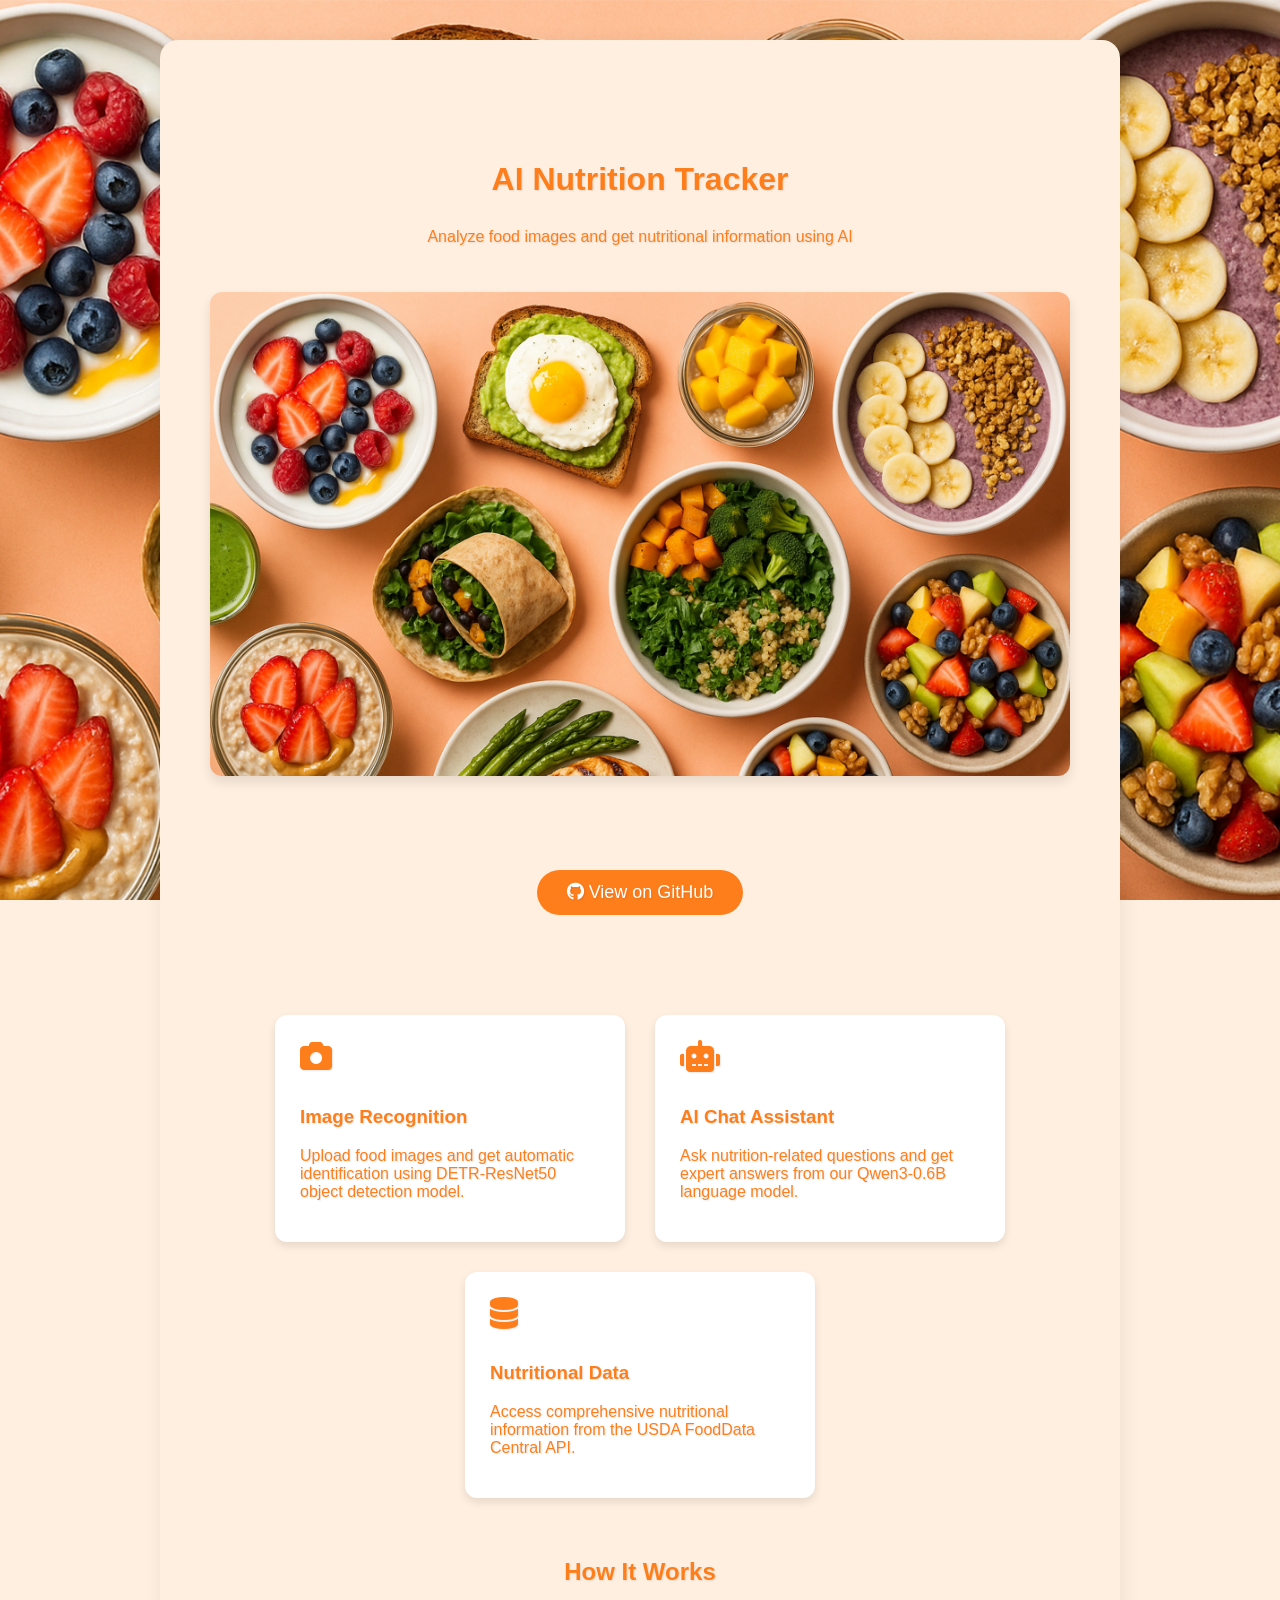
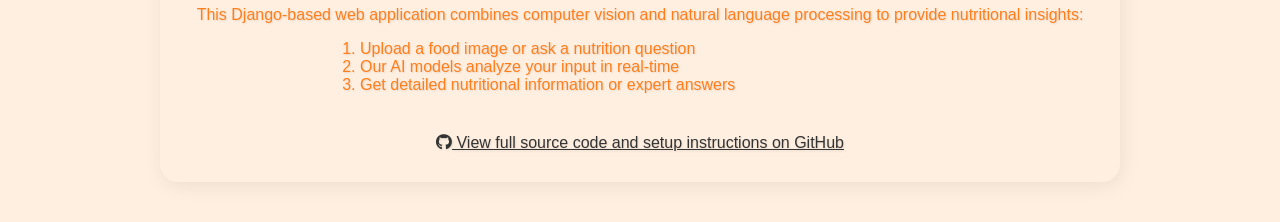
<file: index.html>
<!DOCTYPE html>
<html lang="en">
<head>
    <meta charset="UTF-8">
    <meta name="viewport" content="width=device-width, initial-scale=1.0">
    <title>AI Nutrition Tracker</title>
    <link rel="stylesheet" href="static/css/style.css">
    <link rel="stylesheet" href="https://cdnjs.cloudflare.com/ajax/libs/font-awesome/6.0.0/css/all.min.css">
    <style>
        .hero {
            text-align: center;
            padding: 60px 20px;
        }
        .features {
            display: flex;
            flex-wrap: wrap;
            justify-content: center;
            gap: 30px;
            margin-bottom: 60px;
        }
        .feature {
            background: white;
            border-radius: 12px;
            padding: 25px;
            width: 300px;
            box-shadow: 0 4px 8px rgba(0,0,0,0.1);
        }
        .feature i {
            font-size: 32px;
            margin-bottom: 15px;
        }
        .cta {
            text-align: center;
            margin: 40px 0;
        }
        .screenshot {
            max-width: 100%;
            border-radius: 12px;
            box-shadow: 0 6px 12px rgba(0,0,0,0.1);
            margin: 30px 0;
        }
        .demo-button {
            background-color: #fe7e1c;
            color: white;
            padding: 12px 30px;
            border: none;
            border-radius: 25px;
            font-size: 18px;
            cursor: pointer;
            text-decoration: none;
            display: inline-block;
            margin-top: 20px;
        }
        .demo-button:hover {
            transform: translateY(-2px);
            box-shadow: 0 4px 8px rgba(254, 126, 28, 0.3);
        }
        .github-link {
            color: #333;
            margin-top: 40px;
            display: block;
        }
    </style>
</head>
<body>
    <div class="main-panel" style="max-width: 900px;">
        <div class="hero">
            <h1>AI Nutrition Tracker</h1>
            <p>Analyze food images and get nutritional information using AI</p>
            
            <img src="static/images/background.png" alt="AI Nutrition Tracker Demo" class="screenshot">
            
            <div class="cta">
                <a href="https://github.com/yourusername/ai-nutrition-tracker" class="demo-button">
                    <i class="fab fa-github"></i> View on GitHub
                </a>
            </div>
        </div>
        
        <div class="features">
            <div class="feature">
                <i class="fas fa-camera" style="color: #fe7e1c;"></i>
                <h3>Image Recognition</h3>
                <p>Upload food images and get automatic identification using DETR-ResNet50 object detection model.</p>
            </div>
            
            <div class="feature">
                <i class="fas fa-robot" style="color: #fe7e1c;"></i>
                <h3>AI Chat Assistant</h3>
                <p>Ask nutrition-related questions and get expert answers from our Qwen3-0.6B language model.</p>
            </div>
            
            <div class="feature">
                <i class="fas fa-database" style="color: #fe7e1c;"></i>
                <h3>Nutritional Data</h3>
                <p>Access comprehensive nutritional information from the USDA FoodData Central API.</p>
            </div>
        </div>
        
        <div style="text-align: center;">
            <h2>How It Works</h2>
            <p>This Django-based web application combines computer vision and natural language processing to provide nutritional insights:</p>
            <ol style="text-align: left; max-width: 600px; margin: 0 auto;">
                <li>Upload a food image or ask a nutrition question</li>
                <li>Our AI models analyze your input in real-time</li>
                <li>Get detailed nutritional information or expert answers</li>
            </ol>
            
            <a href="https://github.com/yourusername/ai-nutrition-tracker" class="github-link">
                <i class="fab fa-github"></i> View full source code and setup instructions on GitHub
            </a>
        </div>
    </div>
</body>
</html>
</file>
<file: static/css/style.css>
/* ===== BASE STYLES ===== */
body {
    background-image: url('../images/background.png');
    background-color: #ffefe0;
    color: #fe7e1c;
    font-family: Arial, sans-serif;
    margin: 0;
    padding: 0;
    text-shadow: 1px 1px 2px rgba(0,0,0,0.1);
    background-attachment: fixed;  
    background-size: cover;       
    background-repeat: no-repeat;  
    background-position: center;  
}

h1 {
    color: #fe7e1c;
    margin-bottom: 30px;
    text-shadow: 1px 1px 2px rgba(0,0,0,0.1);
}

.container {
    max-width: 800px;
    margin: 50px auto;
    text-align: center;
    font-family: Arial, sans-serif;
}

.main-panel {
    background-color: #ffefe0;
    max-width: 500px;
    margin: 40px auto;
    border-radius: 18px;
    box-shadow: 2px 4px 20px rgba(0,0,0,0.07);
    padding: 40px 30px 30px 30px;
}

.button {
    background-color: #fe7e1c;
    color: white;
    padding: 8px 24px;
    border: none;
    border-radius: 5px;
    cursor: pointer;
    font-size: 16px;
    transition: background-color 0.3s ease;
    margin-top: 10px;
}

.button:hover {
    background-color: #fe7e1c;
}

/* ===== UPLOAD AREA STYLES ===== */
.upload-area {
    width: 320px;
    height: 320px;
    border: 3px solid #fe7e1c;
    border-radius: 14px;
    background-color: #fafafa;
    margin: 30px auto 20px auto;
    display: flex;
    flex-direction: column;
    align-items: center;
    justify-content: center;
    cursor: pointer;
    transition: all 0.3s ease;
    position: relative;
    font-size: 1.1rem;
    box-sizing: border-box;
    box-shadow: 0 4px 4px rgba(0,0,0,0.1);
    overflow: hidden;
}

.upload-area:hover {
    background-color: #ffffff;
    border-color: #ffd3ac;
    transform: scale(1.02);
}

.upload-area.highlight {
    background-color: #fef8f8;
    border-color: #ffd3ac;
    transform: scale(1.05);
}

.upload-area:hover::after {
    opacity: 1;
}

.upload-area.loading::after {
    content: 'Loading image...';
    opacity: 1;
    background: rgba(254, 126, 28, 0.9);
}

.upload-area.loading {
    pointer-events: none;
}

.upload-content {
    display: flex;
    flex-direction: column;
    align-items: center;
    justify-content: center;
}

.upload-icon {
    font-size: 60px;
    color:#f39340;
    margin-bottom: 15px;
    transition: all 0.3s ease;
}

.upload-area:hover .upload-icon,
.upload-area.highlight .upload-icon {
    color: #ffd3ac;
    transform: translateY(-2px);
}

.upload-text {
    color: #f39340;
    font-size: 1.1rem;
    text-align: center;
    margin: 10px;
    max-width: 80%;
}

.upload-area:hover .upload-text,
.upload-area.highlight .upload-text {
    color: #ffd3ac;
}

#file-input {
    display: none;
}

/* ===== PREVIEW STYLES ===== */
.preview {
    width: 200px;
    height: 200px;
    margin: 20px auto;
    display: none;
    overflow: hidden;
}

.preview img {
    width: 100%;
    height: 100%;
    object-fit: cover;
    border-radius: 8px;
    box-shadow: 0 2px 4px rgba(0,0,0,0.1);
}

/* ===== RESULTS STYLES ===== */
#results-section {
    margin-top: 40px;
    padding: 20px;
    background: #fff;
    border-radius: 8px;
    box-shadow: 0 2px 4px rgba(0,0,0,0.1);
}

.result-item {
    margin-bottom: 30px;
    padding: 20px;
    background: #f9f9f9;
    border-radius: 8px;
    border-color: #45a049;
}

.nutrition-list {
    text-align: left;
    margin: 15px 0;
    padding: 15px;
    background: #fff;
    border-radius: 6px;
    box-shadow: 0 1px 3px rgba(0,0,0,0.1);
}

.nutrition-list ul {
    list-style: none;
    padding-left: 0;
}

.nutrition-list li {
    padding: 5px 0;
    border-bottom: 1px solid #eee;
}

.nutrition-list li:last-child {
    border-bottom: none;
}

/* ===== BACK TO TOP BUTTON ===== */
.back-to-top {
    position: fixed;
    bottom: 40px;
    left: 63%;
    right: auto;
    background-color: #fe7e1c;
    color: white;
    width: 50px;
    height: 50px;
    border-radius: 50%;
    display: none;
    align-items: center;
    justify-content: center;
    text-decoration: none;
    opacity: 0;
    transition: all 0.3s ease;
    cursor: pointer;
    border: none;
    box-shadow: 0 2px 5px rgba(0,0,0,0.2);
    z-index: 1000;
}

.back-to-top:hover {
    background-color: #fe7e1c;
    transform: translateY(-3px);
}

.back-to-top.visible {
    opacity: 1;
}

.back-to-top i {
    font-size: 20px;
}

/* ===== CHAT HEADER BAR ===== */
.chat-header-bar {
    background-color: #fe7e1c;
    color: white;
    border-radius: 8px 8px 0 0;
    padding: 12px 15px;
    display: flex;
    align-items: center;
    margin-bottom: 0;
    box-shadow: 0 2px 4px rgba(0,0,0,0.1);
}

.ai-avatar {
    width: 32px;
    height: 32px;
    border-radius: 50%;
    background-color: white;
    display: flex;
    align-items: center;
    justify-content: center;
    margin-right: 12px;
    box-shadow: 0 1px 3px rgba(0,0,0,0.2);
}

.ai-avatar i {
    color: #fe7e1c;
    font-size: 18px;
}

.ai-name {
    font-weight: bold;
    font-size: 16px;
}

/* ===== CHAT STYLES ===== */
.chat-container {
    border-radius: 0 0 8px 8px; 
    margin-top: 0;
    height: 300px;
    overflow-y: auto;
    padding: 15px;
    background: #f8f9fa;
    margin-bottom: 20px;
    box-shadow: 0 2px 4px rgba(0,0,0,0.1);
}


.chat-message {
    margin-bottom: 10px;
    padding: 8px 12px;
    border-radius: 15px;
    max-width: 80%;
    word-wrap: break-word;
}

.user-message {
    background: #fe7e1c;
    color: white;
    margin-left: auto;
    border-bottom-right-radius: 5px;
}

.bot-message {
    background: white;
    color: #333;
    margin-right: auto;
    border-bottom-left-radius: 5px;
    border: 1px solid #fe7e1c;
}

.chat-form {
    display: flex;
    padding: 10px;
    gap: 10px;
    border-top: 1px solid #eee;
}

#user-input {
    flex: 1;
    padding: 8px;
    border: 1px solid #fe7e1c;
    border-radius: 20px;
    outline: none;
}

#user-input:focus {
    outline: none;
    border-color: #ffd3ac;
}

/* ===== CHAT INTERFACE STYLES ===== */
.chat-button {
    position: fixed;
    bottom: 20px;
    right: 20px;
    width: 50px;
    height: 50px;
    border-radius: 25px;
    background: #fe7e1c;
    color: white;
    border: none;
    cursor: pointer;
    display: flex;
    align-items: center;
    justify-content: center;
    box-shadow: 0 2px 5px rgba(0,0,0,0.2);
    z-index: 1000;
}

.chat-button:hover {
    transform: scale(1.1);
}

.chat-wrapper {
    position: fixed;
    bottom: 80px;
    right: 20px;
    width: 300px;
    background: white;
    border-radius: 10px;
    box-shadow: 0 2px 10px rgba(0,0,0,0.1);
    display: none;
    z-index: 1000;
}

.chat-header {
    background: #fe7e1c;
    color: white;
    padding: 10px 15px;
    border-radius: 10px 10px 0 0;
    display: flex;
    justify-content: space-between;
    align-items: center;
}

.minimize-button {
    background: none;
    border: none;
    color: white;
    cursor: pointer;
}

/* ===== MODE TOGGLE STYLES ===== */
.mode-toggle {
    margin-bottom: 30px;
    display: flex;
    justify-content: center;
    gap: 20px;
}

.mode-button {
    padding: 12px 24px;
    border: 2px solid #fe7e1c;
    background-color: white;
    color: #fe7e1c;
    border-radius: 25px;
    cursor: pointer;
    font-size: 16px;
    transition: all 0.3s ease;
    display: flex;
    align-items: center;
    gap: 8px;
}

.mode-button:hover {
    background-color: #fff3e8;
}

.mode-button.active {
    background-color: #fe7e1c;
    color: white;
}

.interface-section {
    transition: all 0.3s ease;
}

#chat-interface .chat-container {
    height: 400px;
    margin-bottom: 20px;
}

/* ===== LOADING ANIMATIONS ===== */
.loading {
    opacity: 0.6;
    font-style: italic;
}

.bot-message.loading::after {
    content: '';
    display: inline-block;
    animation: ellipsis 1.5s infinite;
    width: 32px;       
    font-size: 1.5rem;      
    vertical-align: middle;
    text-align: left;
    color: #fe7e1c;       
    font-weight: bold;     
    text-shadow: 0px 1px 2px rgba(0,0,0,0.1);  
    letter-spacing: 2px;   
    margin-left: 5px;    
}

@keyframes ellipsis {
    0% { content: '.'; }
    33% { content: '..'; }
    66% { content: '...'; }
}

@keyframes spin {
    0% { transform: rotate(0deg); }
    100% { transform: rotate(360deg); }
}

.fa-spinner {
    animation: spin 1s linear infinite;
}
</file>
